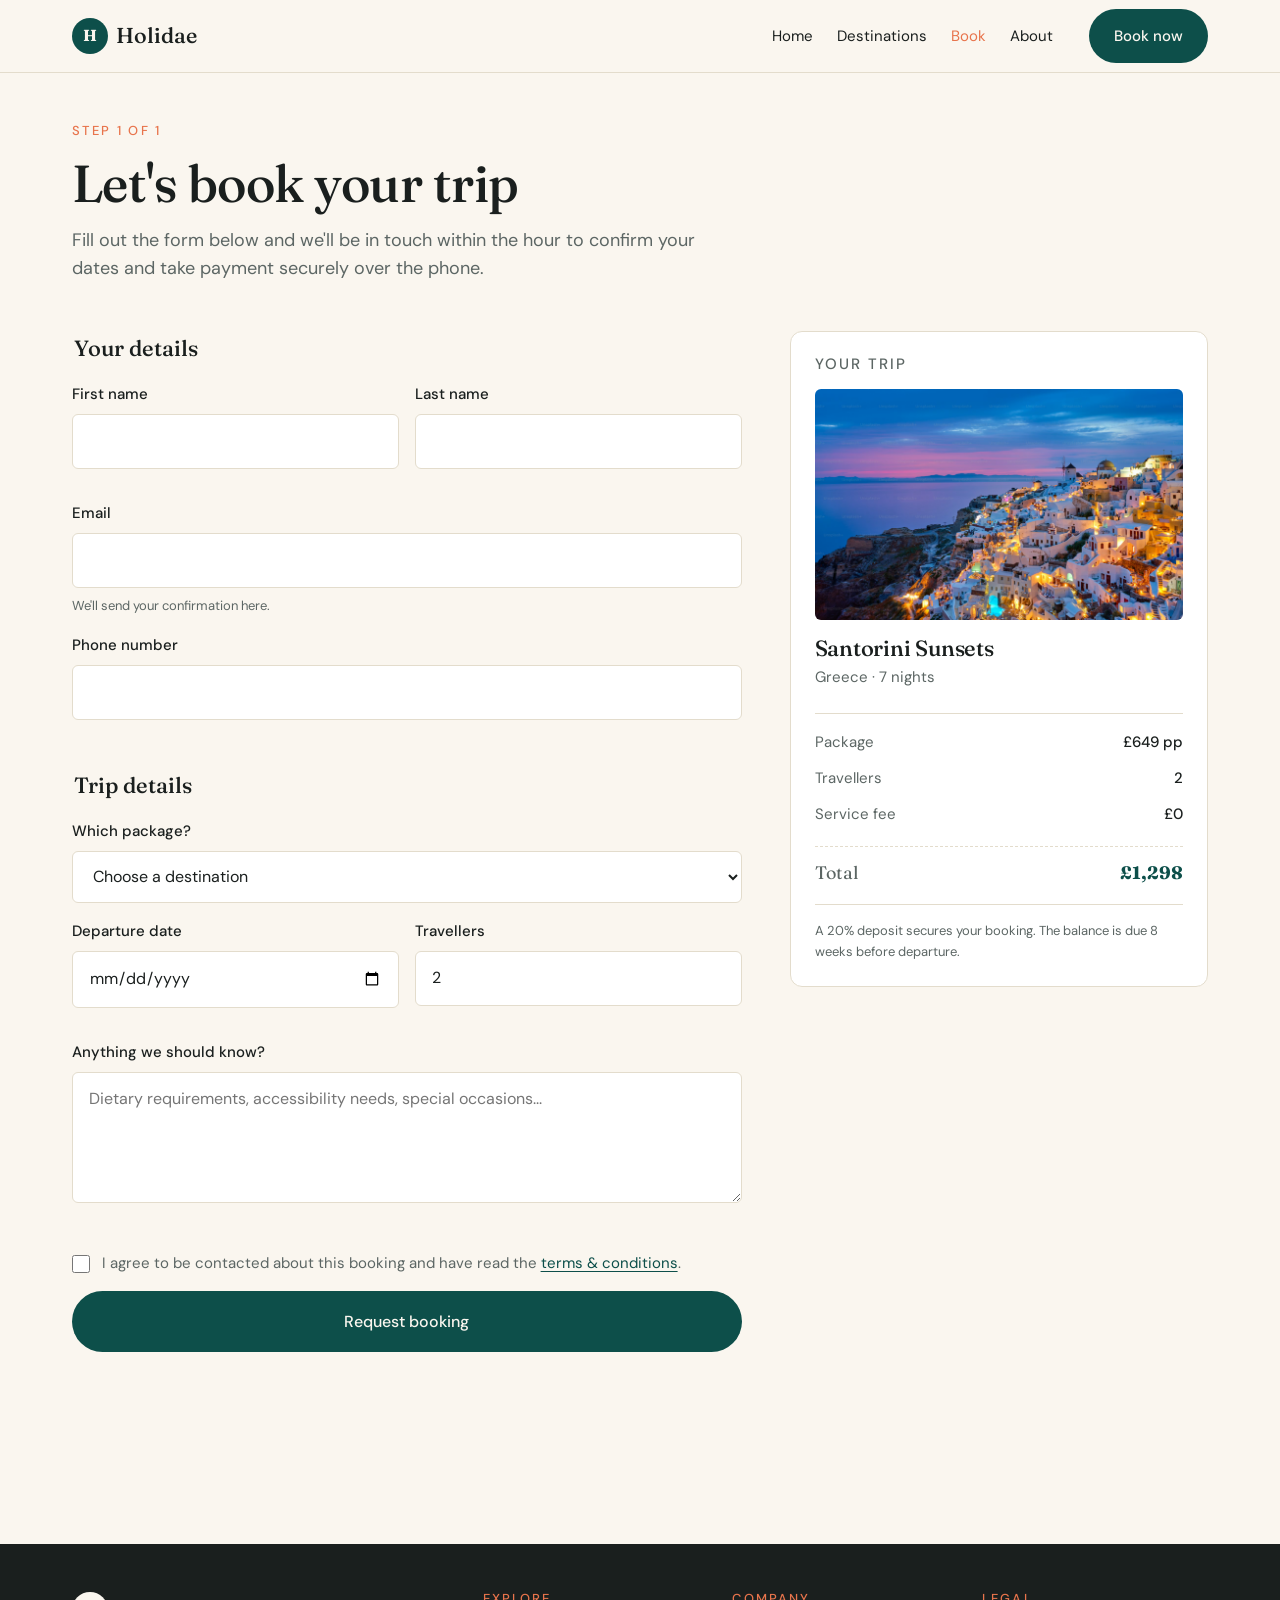
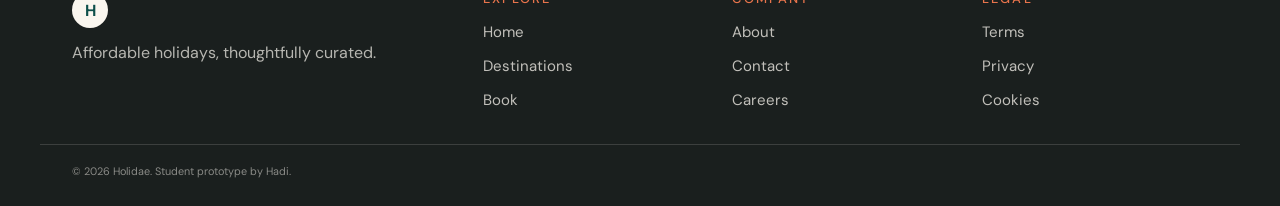
<file: booking.html>
<!DOCTYPE html>
<html lang="en">
<head>
    <!--
        booking.html - the booking form

        The brief said 52% of bookings happen on desktop, so I've put
        most of the work into making the desktop layout feel solid -
        a wide form with a sticky summary card next to it. On mobile
        the summary just sits underneath the form so the form gets
        the full screen width.

        The form doesn't actually go anywhere - my JS catches the
        submit, checks the required fields, and shows a thank-you
        message. A real version would POST to a server.
    -->
    <meta charset="UTF-8">
    <meta name="viewport" content="width=device-width, initial-scale=1.0">
    <meta name="description" content="Book your Holidae holiday - quick, simple, and secure.">
    <title>Book your trip | Holidae</title>

    <link rel="preconnect" href="https://fonts.googleapis.com">
    <link rel="preconnect" href="https://fonts.gstatic.com" crossorigin>
    <link href="https://fonts.googleapis.com/css2?family=DM+Sans:wght@400;500;700&family=Fraunces:opsz,wght@9..144,400;9..144,500;9..144,700&display=swap" rel="stylesheet">

    <link rel="stylesheet" href="styles.css">
</head>
<body>

    <!-- HEADER (same on every page) -->
    <header class="site-header">
        <div class="container header-inner">

            <a href="index.html" class="logo" aria-label="Holidae - home">
                <span class="logo-mark">H</span>
                <span class="logo-text">Holidae</span>
            </a>

            <button
                class="nav-toggle"
                id="navToggle"
                aria-controls="primaryNav"
                aria-expanded="false"
                aria-label="Open menu">
                <span class="nav-toggle-bar"></span>
                <span class="nav-toggle-bar"></span>
                <span class="nav-toggle-bar"></span>
            </button>

            <nav class="primary-nav" id="primaryNav" aria-label="Main navigation">
                <ul class="primary-nav-list">
                    <li><a href="index.html">Home</a></li>
                    <li><a href="package.html">Destinations</a></li>
                    <li><a href="booking.html" class="is-active">Book</a></li>
                    <li><a href="index.html#about">About</a></li>
                </ul>
                <a href="booking.html" class="btn btn-primary primary-nav-cta">Book now</a>
            </nav>

        </div>
    </header>

    <main>

        <section class="booking" aria-labelledby="bookingHeading">
            <div class="container">

                <div class="section-header section-header-left">
                    <p class="eyebrow">Step 1 of 1</p>
                    <h1 id="bookingHeading" class="section-title">Let's book your trip</h1>
                    <p class="section-lede">
                        Fill out the form below and we'll be in touch within the hour
                        to confirm your dates and take payment securely over the phone.
                    </p>
                </div>

                <!-- Two-column layout on desktop (form + summary), single
                     column on mobile/tablet so the form gets the full width. -->
                <div class="booking-grid">

                    <!-- THE FORM
                         I split the fields into two fieldsets (Your details /
                         Trip details) which makes them feel less overwhelming.
                         Read this on MDN about grouping form controls:
                         https://developer.mozilla.org/en-US/docs/Web/HTML/Element/fieldset -->
                    <form class="booking-form" id="bookingForm" novalidate>

                        <!-- Personal details -->
                        <fieldset>
                            <legend>Your details</legend>

                            <div class="form-row">
                                <div class="form-field">
                                    <label for="firstName">First name</label>
                                    <input type="text" id="firstName" name="firstName" required autocomplete="given-name">
                                </div>
                                <div class="form-field">
                                    <label for="lastName">Last name</label>
                                    <input type="text" id="lastName" name="lastName" required autocomplete="family-name">
                                </div>
                            </div>

                            <div class="form-field">
                                <label for="email">Email</label>
                                <input type="email" id="email" name="email" required autocomplete="email">
                                <small class="form-help">We'll send your confirmation here.</small>
                            </div>

                            <div class="form-field">
                                <label for="phone">Phone number</label>
                                <input type="tel" id="phone" name="phone" autocomplete="tel">
                            </div>
                        </fieldset>

                        <!-- Trip details -->
                        <fieldset>
                            <legend>Trip details</legend>

                            <div class="form-field">
                                <label for="destination">Which package?</label>
                                <select id="destination" name="destination" required>
                                    <option value="" disabled selected>Choose a destination</option>
                                    <option value="santorini">Santorini Sunsets - &pound;649pp</option>
                                    <option value="kyoto">Kyoto in Autumn - &pound;1,289pp</option>
                                    <option value="marrakech">Marrakech &amp; The Atlas - &pound;489pp</option>
                                    <option value="lisbon">Lisbon City Break - &pound;329pp</option>
                                </select>
                            </div>

                            <div class="form-row">
                                <div class="form-field">
                                    <label for="departureDate">Departure date</label>
                                    <input type="date" id="departureDate" name="departureDate" required>
                                </div>
                                <div class="form-field">
                                    <label for="travellers">Travellers</label>
                                    <input type="number" id="travellers" name="travellers" min="1" max="8" value="2" required>
                                </div>
                            </div>

                            <div class="form-field">
                                <label for="notes">Anything we should know?</label>
                                <textarea id="notes" name="notes" rows="4"
                                    placeholder="Dietary requirements, accessibility needs, special occasions..."></textarea>
                            </div>
                        </fieldset>

                        <!-- Consent checkbox - has to be ticked before submit -->
                        <div class="form-field form-field-check">
                            <input type="checkbox" id="consent" name="consent" required>
                            <label for="consent">
                                I agree to be contacted about this booking and have read the
                                <a href="#terms">terms &amp; conditions</a>.
                            </label>
                        </div>

                        <button type="submit" class="btn btn-primary btn-lg btn-block">Request booking</button>

                        <!-- Success message - hidden until form submits successfully -->
                        <div class="form-success" id="formSuccess" hidden role="status">
                            <h3>Thanks - we've got your request.</h3>
                            <p>One of our team will be in touch within the hour to confirm details and take payment.</p>
                        </div>
                    </form>

                    <!-- SUMMARY CARD
                         Sticks to the top of the screen on desktop while you
                         fill in the form, so you can see the price as you go.
                         On mobile it just sits below the form. -->
                    <aside class="booking-summary" aria-label="Booking summary">
                        <div class="summary-card">
                            <h2 class="summary-card-title">Your trip</h2>

                            <div class="summary-card-media">
                                <img src="images/Santorini" alt="Santorini" loading="lazy">
                            </div>

                            <h3 class="summary-card-heading">Santorini Sunsets</h3>
                            <p class="summary-card-sub">Greece &middot; 7 nights</p>

                            <dl class="summary-card-list">
                                <div>
                                    <dt>Package</dt>
                                    <dd>&pound;649 pp</dd>
                                </div>
                                <div>
                                    <dt>Travellers</dt>
                                    <dd>2</dd>
                                </div>
                                <div>
                                    <dt>Service fee</dt>
                                    <dd>&pound;0</dd>
                                </div>
                                <div class="summary-card-total">
                                    <dt>Total</dt>
                                    <dd>&pound;1,298</dd>
                                </div>
                            </dl>

                            <p class="summary-card-note">
                                A 20% deposit secures your booking. The balance is due 8 weeks before departure.
                            </p>
                        </div>
                    </aside>

                </div>
            </div>
        </section>

    </main>

    <!-- FOOTER -->
    <footer class="site-footer">
        <div class="container site-footer-inner">

            <div class="site-footer-brand">
                <span class="logo-mark logo-mark-light">H</span>
                <p>Affordable holidays, thoughtfully curated.</p>
            </div>

            <nav class="site-footer-nav" aria-label="Footer">
                <div>
                    <h4>Explore</h4>
                    <ul>
                        <li><a href="index.html">Home</a></li>
                        <li><a href="package.html">Destinations</a></li>
                        <li><a href="booking.html">Book</a></li>
                    </ul>
                </div>
                <div>
                    <h4>Company</h4>
                    <ul>
                        <li><a href="index.html#about">About</a></li>
                        <li><a href="#contact">Contact</a></li>
                        <li><a href="#careers">Careers</a></li>
                    </ul>
                </div>
                <div>
                    <h4>Legal</h4>
                    <ul>
                        <li><a href="#terms">Terms</a></li>
                        <li><a href="#privacy">Privacy</a></li>
                        <li><a href="#cookies">Cookies</a></li>
                    </ul>
                </div>
            </nav>

        </div>
        <div class="container site-footer-base">
            <small>&copy; 2026 Holidae. Student prototype by Hadi.</small>
        </div>
    </footer>

    <script src="script.js"></script>
</body>
</html>
</file>
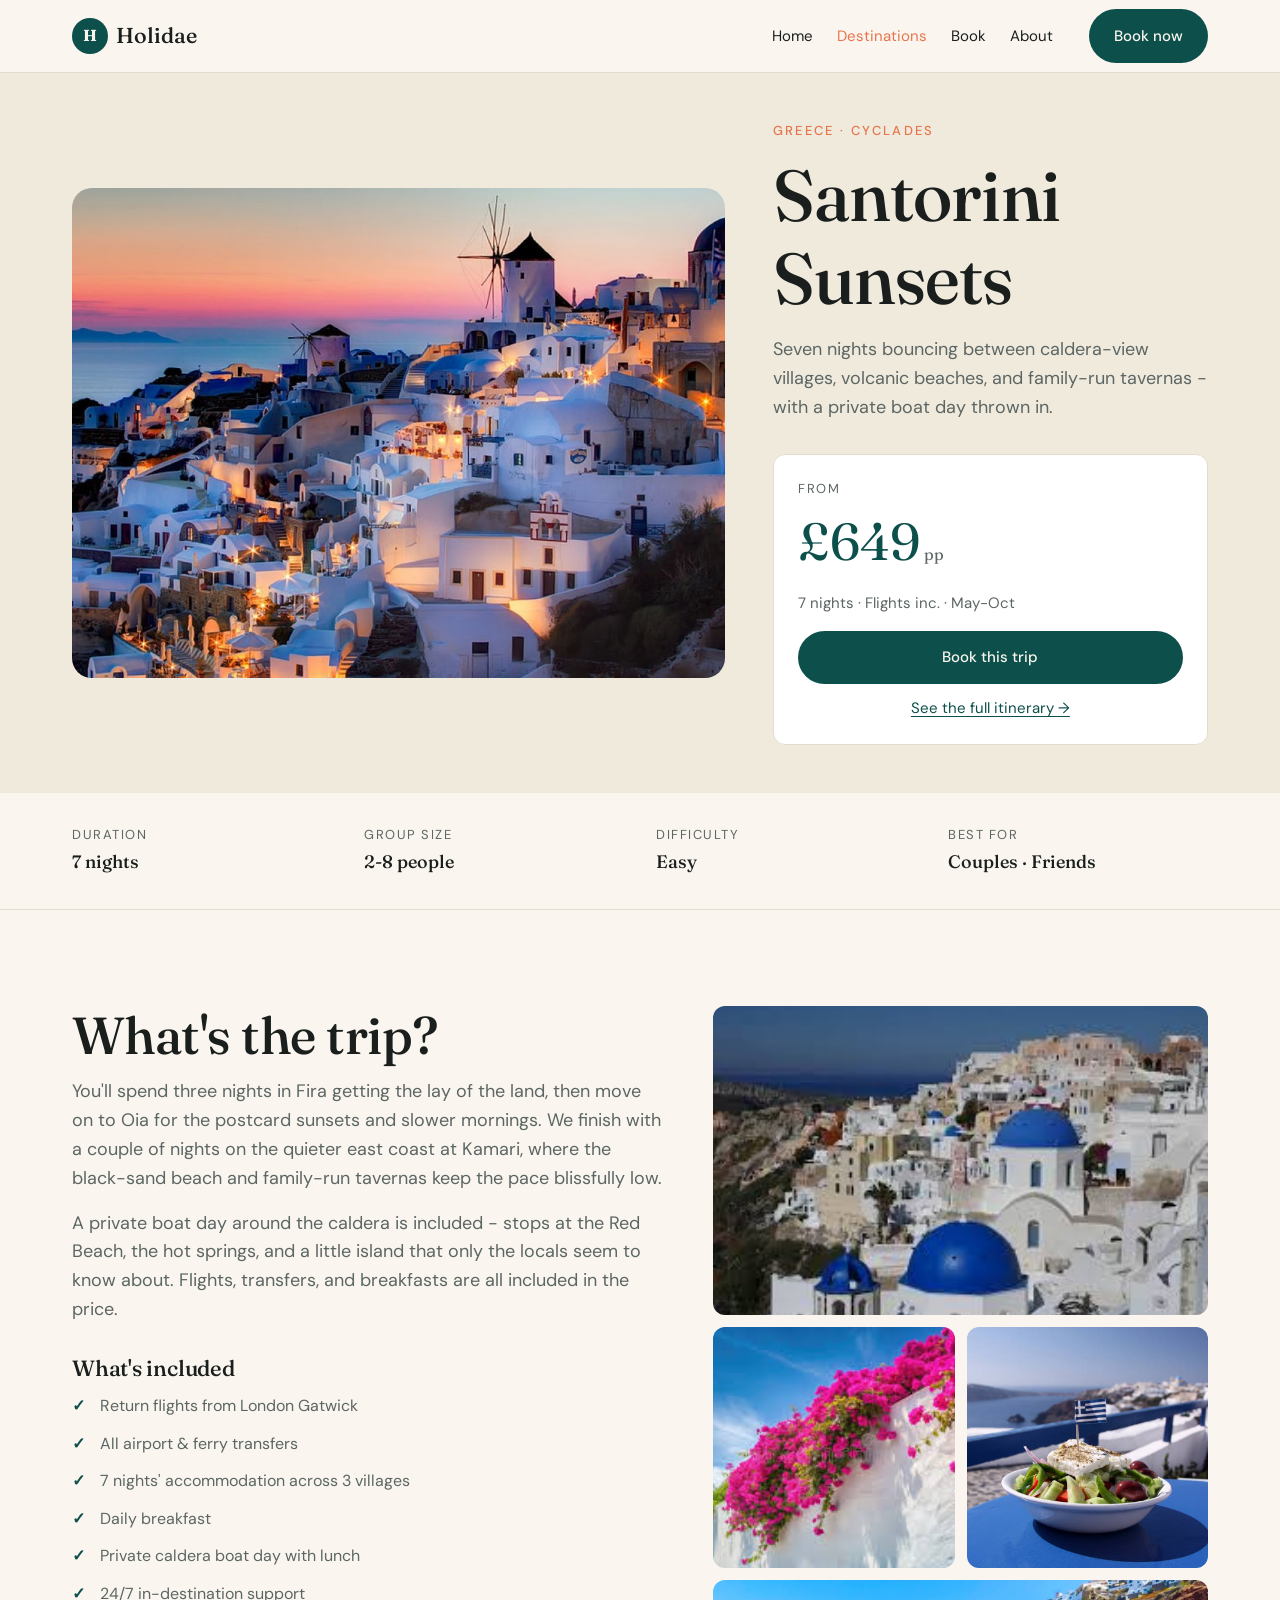
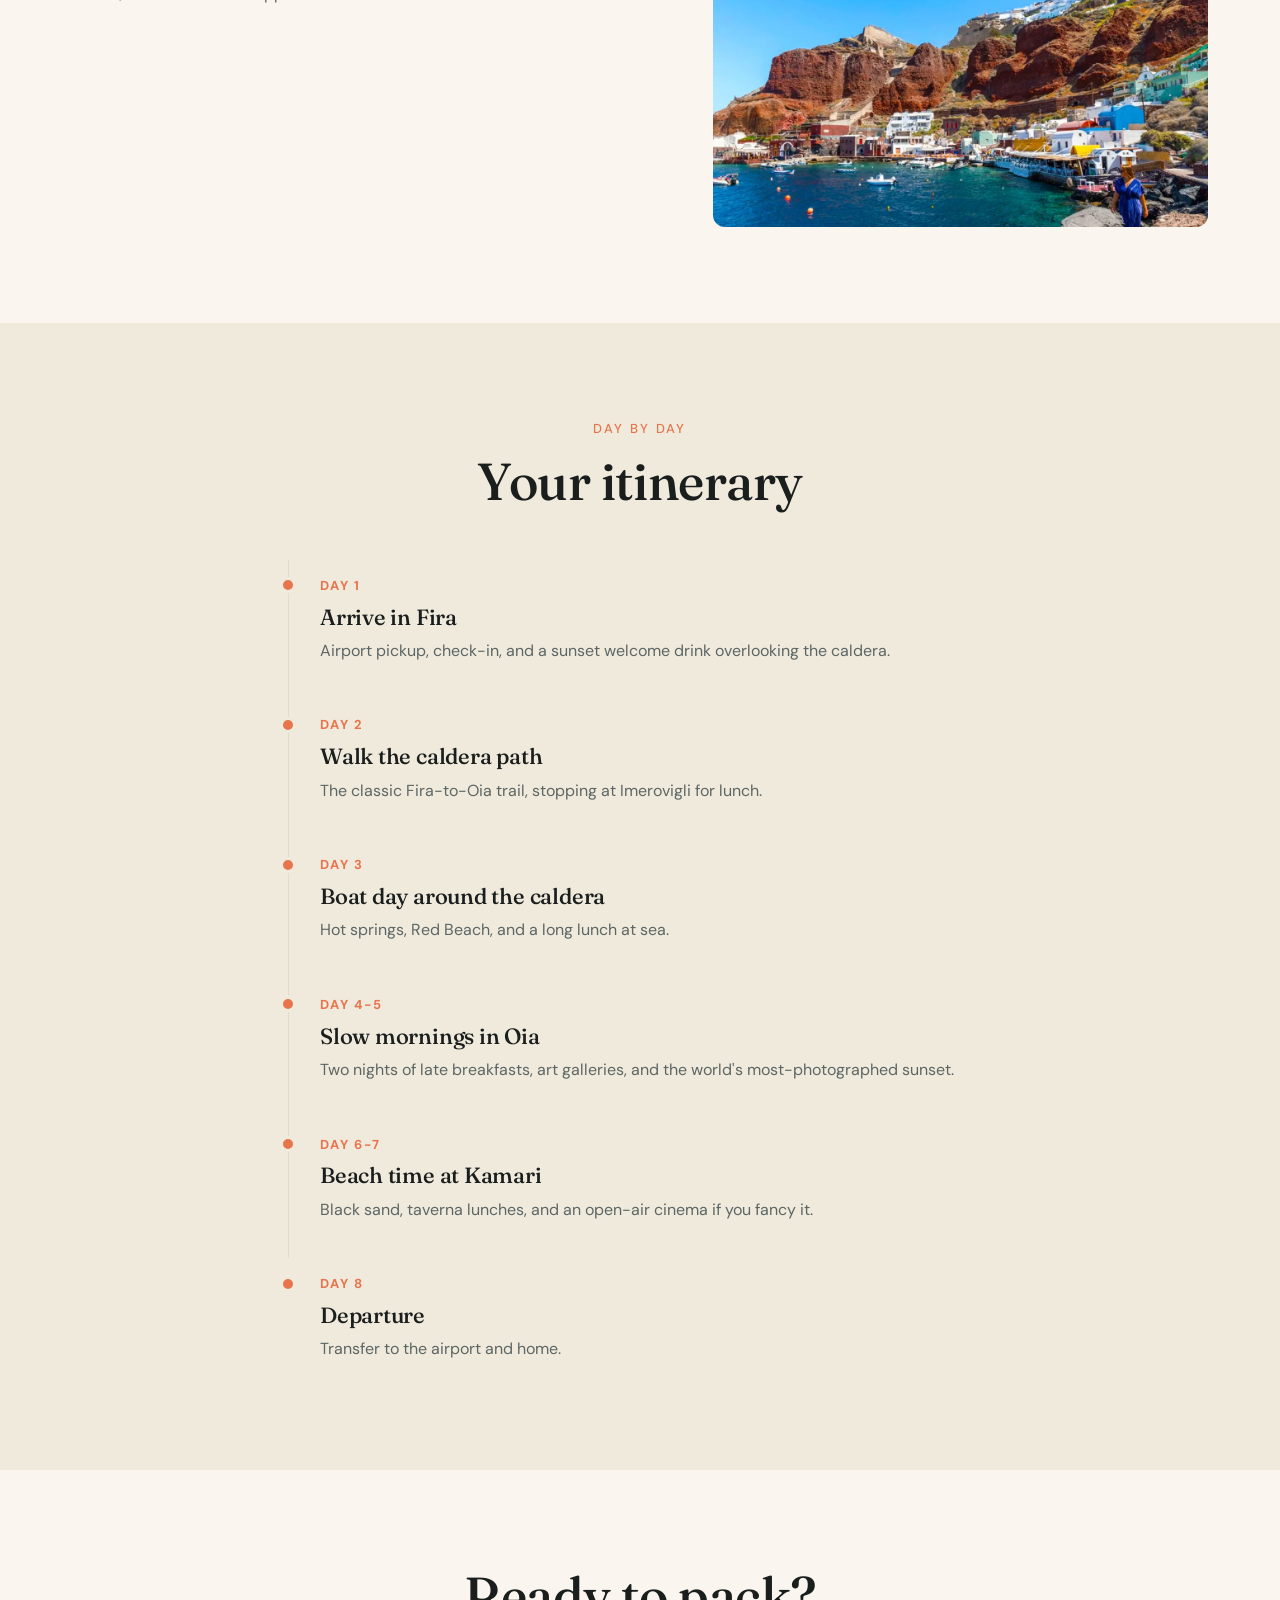
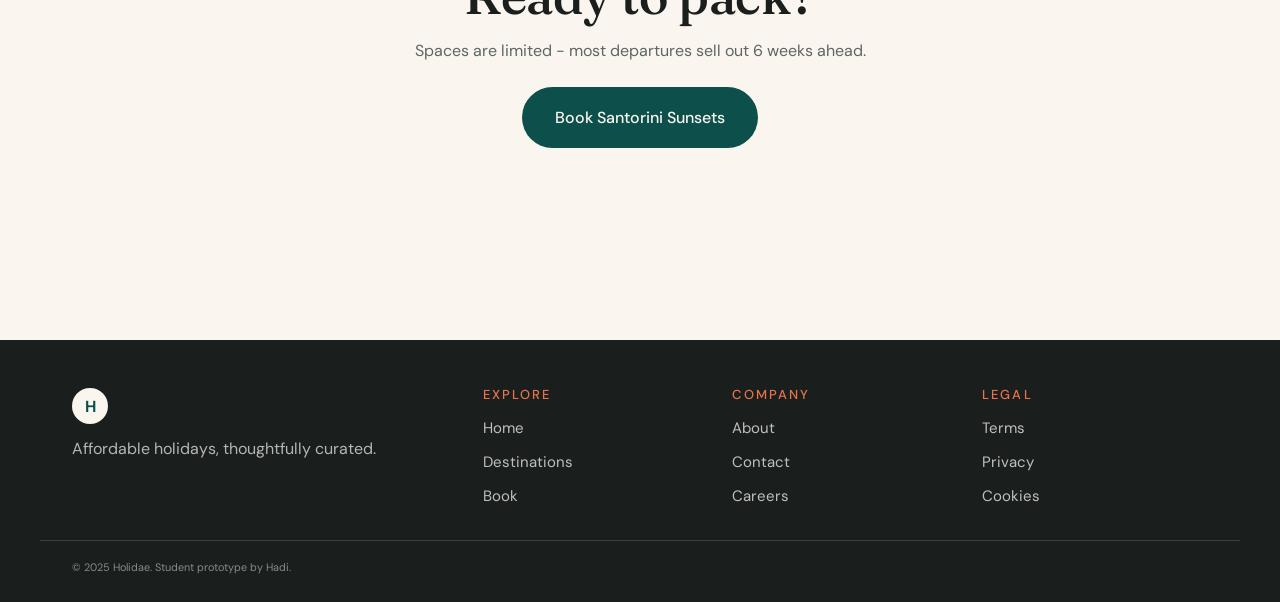
<file: package.html>
<!DOCTYPE html>
<html lang="en">
<head>
    <!--
        package.html - holiday package detail page

        Per the brief, Holidae need at least one page dedicated to a
        specific holiday. I picked Santorini for this. The page tries
        to give all the info someone would want before booking - photos,
        what's included, an itinerary - so they feel confident clicking
        "Book this trip".
    -->
    <meta charset="UTF-8">
    <meta name="viewport" content="width=device-width, initial-scale=1.0">
    <meta name="description" content="Santorini Sunsets - 7 nights in Greece's most photogenic island. View the itinerary and book online with Holidae.">
    <title>Santorini Sunsets | Holidae</title>

    <link rel="preconnect" href="https://fonts.googleapis.com">
    <link rel="preconnect" href="https://fonts.gstatic.com" crossorigin>
    <link href="https://fonts.googleapis.com/css2?family=DM+Sans:wght@400;500;700&family=Fraunces:opsz,wght@9..144,400;9..144,500;9..144,700&display=swap" rel="stylesheet">

    <link rel="stylesheet" href="styles.css">
</head>
<body>

    <!-- HEADER (copied from index.html so the nav stays consistent.
         I tried to find a way to share this between pages without a
         framework but for a static prototype copy-paste was the only
         real option). -->
    <header class="site-header">
        <div class="container header-inner">

            <a href="index.html" class="logo" aria-label="Holidae - home">
                <span class="logo-mark">H</span>
                <span class="logo-text">Holidae</span>
            </a>

            <button
                class="nav-toggle"
                id="navToggle"
                aria-controls="primaryNav"
                aria-expanded="false"
                aria-label="Open menu">
                <span class="nav-toggle-bar"></span>
                <span class="nav-toggle-bar"></span>
                <span class="nav-toggle-bar"></span>
            </button>

            <nav class="primary-nav" id="primaryNav" aria-label="Main navigation">
                <ul class="primary-nav-list">
                    <li><a href="index.html">Home</a></li>
                    <li><a href="package.html" class="is-active">Destinations</a></li>
                    <li><a href="booking.html">Book</a></li>
                    <li><a href="index.html#about">About</a></li>
                </ul>
                <a href="booking.html" class="btn btn-primary primary-nav-cta">Book now</a>
            </nav>

        </div>
    </header>

    <main>

        <!-- PACKAGE HERO
             Big image on one side, summary + price card on the other.
             Stacks into one column on mobile so the image leads.

             The price card becomes "sticky" on desktop (CSS
             position: sticky) so it stays visible while you scroll
             through the itinerary, which I read is a useful pattern
             for booking sites.
             Reference: MDN - position
             https://developer.mozilla.org/en-US/docs/Web/CSS/position -->
        <section class="package-hero" aria-labelledby="packageHeading">
            <div class="container package-hero-grid">

                <div class="package-hero-media">
                    <img
                        src="images/Oia1.avif"
                        alt="View across the white-and-blue rooftops of Oia at sunset"
                        class="package-hero-img">
                </div>

                <div class="package-hero-summary">
                    <p class="eyebrow">Greece &middot; Cyclades</p>
                    <h1 id="packageHeading" class="package-hero-title">Santorini Sunsets</h1>
                    <p class="package-hero-lede">
                        Seven nights bouncing between caldera-view villages, volcanic
                        beaches, and family-run tavernas - with a private boat day thrown in.
                    </p>

                    <!-- Price card. On mobile this is just a normal block but
                         on desktop it sticks to the top of the screen as you
                         scroll past it. -->
                    <div class="price-card">
                        <p class="price-card-from">From</p>
                        <p class="price-card-price">&pound;649<span>pp</span></p>
                        <p class="price-card-meta">7 nights &middot; Flights inc. &middot; May-Oct</p>
                        <a href="booking.html" class="btn btn-primary btn-block">Book this trip</a>
                        <a href="#itinerary" class="price-card-link">See the full itinerary &rarr;</a>
                    </div>
                </div>

            </div>
        </section>

        <!-- QUICK META BAR
             Four little stats. 2x2 grid on mobile, single row on tablet+.
             It's a simple bit but I think it makes the page feel more
             professional - kind of like the info bars on Airbnb listings. -->
        <section class="package-meta" aria-label="Trip at a glance">
            <div class="container">
                <ul class="meta-list">
                    <li><span>Duration</span><strong>7 nights</strong></li>
                    <li><span>Group size</span><strong>2-8 people</strong></li>
                    <li><span>Difficulty</span><strong>Easy</strong></li>
                    <li><span>Best for</span><strong>Couples &middot; Friends</strong></li>
                </ul>
            </div>
        </section>

        <!-- DESCRIPTION + GALLERY
             Two columns on desktop (text on the left, photos on the right),
             stacked on mobile. -->
        <section class="package-body">
            <div class="container package-body-grid">

                <article class="package-body-text">
                    <h2 class="section-title">What's the trip?</h2>
                    <p>
                        You'll spend three nights in Fira getting the lay of the
                        land, then move on to Oia for the postcard sunsets and slower
                        mornings. We finish with a couple of nights on the quieter
                        east coast at Kamari, where the black-sand beach and
                        family-run tavernas keep the pace blissfully low.
                    </p>
                    <p>
                        A private boat day around the caldera is included - stops
                        at the Red Beach, the hot springs, and a little island that
                        only the locals seem to know about. Flights, transfers, and
                        breakfasts are all included in the price.
                    </p>

                    <h3 class="package-body-subhead">What's included</h3>
                    <ul class="checklist">
                        <li>Return flights from London Gatwick</li>
                        <li>All airport &amp; ferry transfers</li>
                        <li>7 nights' accommodation across 3 villages</li>
                        <li>Daily breakfast</li>
                        <li>Private caldera boat day with lunch</li>
                        <li>24/7 in-destination support</li>
                    </ul>
                </article>

                <!-- GALLERY
                     A grid of 4 images. Two of them span the full width to
                     give it more of a magazine feel rather than just being
                     a boring 2x2 grid. -->
                <aside class="gallery" aria-label="Photo gallery">
                    <figure class="gallery-item gallery-item-lg">
                        <img src="images/Oia2.jpg"
                             alt="Sunset over Oia's blue-domed churches" loading="lazy">
                    </figure>
                    <figure class="gallery-item">
                        <img src="images/oia3.jpg"
                             alt="Bougainvillea on a whitewashed wall" loading="lazy">
                    </figure>
                    <figure class="gallery-item">
                        <img src="images/oia4.jpg"
                             alt="Greek salad on a sun-bleached taverna table" loading="lazy">
                    </figure>
                    <figure class="gallery-item gallery-item-wide">
                        <img src="images/Oia5.webp"
                             alt="Oia Cruise beside a mountain side" loading="lazy">
                    </figure>
                </aside>

            </div>
        </section>

        <!-- ITINERARY
             Day-by-day timeline. Each day has a small dot on a vertical
             line - I styled this with ::before and ::after pseudo-elements
             in the CSS, no extra HTML needed. Stays as one column on every
             screen size since reading a sequence works best top-to-bottom. -->
        <section class="itinerary" id="itinerary" aria-labelledby="itineraryHeading">
            <div class="container">

                <div class="section-header">
                    <p class="eyebrow">Day by day</p>
                    <h2 id="itineraryHeading" class="section-title">Your itinerary</h2>
                </div>

                <ol class="timeline">
                    <li class="timeline-item">
                        <span class="timeline-day">Day 1</span>
                        <h3 class="timeline-title">Arrive in Fira</h3>
                        <p>Airport pickup, check-in, and a sunset welcome drink overlooking the caldera.</p>
                    </li>
                    <li class="timeline-item">
                        <span class="timeline-day">Day 2</span>
                        <h3 class="timeline-title">Walk the caldera path</h3>
                        <p>The classic Fira-to-Oia trail, stopping at Imerovigli for lunch.</p>
                    </li>
                    <li class="timeline-item">
                        <span class="timeline-day">Day 3</span>
                        <h3 class="timeline-title">Boat day around the caldera</h3>
                        <p>Hot springs, Red Beach, and a long lunch at sea.</p>
                    </li>
                    <li class="timeline-item">
                        <span class="timeline-day">Day 4-5</span>
                        <h3 class="timeline-title">Slow mornings in Oia</h3>
                        <p>Two nights of late breakfasts, art galleries, and the world's most-photographed sunset.</p>
                    </li>
                    <li class="timeline-item">
                        <span class="timeline-day">Day 6-7</span>
                        <h3 class="timeline-title">Beach time at Kamari</h3>
                        <p>Black sand, taverna lunches, and an open-air cinema if you fancy it.</p>
                    </li>
                    <li class="timeline-item">
                        <span class="timeline-day">Day 8</span>
                        <h3 class="timeline-title">Departure</h3>
                        <p>Transfer to the airport and home.</p>
                    </li>
                </ol>

            </div>
        </section>

        <!-- FINAL CTA -->
        <section class="package-cta">
            <div class="container">
                <h2>Ready to pack?</h2>
                <p>Spaces are limited - most departures sell out 6 weeks ahead.</p>
                <a href="booking.html" class="btn btn-primary btn-lg">Book Santorini Sunsets</a>
            </div>
        </section>

    </main>

    <!-- FOOTER -->
    <footer class="site-footer">
        <div class="container site-footer-inner">

            <div class="site-footer-brand">
                <span class="logo-mark logo-mark-light">H</span>
                <p>Affordable holidays, thoughtfully curated.</p>
            </div>

            <nav class="site-footer-nav" aria-label="Footer">
                <div>
                    <h4>Explore</h4>
                    <ul>
                        <li><a href="index.html">Home</a></li>
                        <li><a href="package.html">Destinations</a></li>
                        <li><a href="booking.html">Book</a></li>
                    </ul>
                </div>
                <div>
                    <h4>Company</h4>
                    <ul>
                        <li><a href="index.html#about">About</a></li>
                        <li><a href="#contact">Contact</a></li>
                        <li><a href="#careers">Careers</a></li>
                    </ul>
                </div>
                <div>
                    <h4>Legal</h4>
                    <ul>
                        <li><a href="#terms">Terms</a></li>
                        <li><a href="#privacy">Privacy</a></li>
                        <li><a href="#cookies">Cookies</a></li>
                    </ul>
                </div>
            </nav>

        </div>
        <div class="container site-footer-base">
            <small>&copy; 2025 Holidae. Student prototype by Hadi.</small>
        </div>
    </footer>

    <script src="script.js"></script>
</body>
</html>
</file>
<file: styles.css>
/*
    styles.css - all the styling for the Holidae prototype


    HOW THIS FILE IS ORGANISED

    1. Variables (colours, fonts, spacing)
    2. Reset and base styles
    3. Typography
    4. Layout helpers (.container, buttons)
    5. Header and navigation
    6. Hero
    7. Destination cards
    8. Why us
    9. Newsletter
    10. Footer
    11. Package page styles
    12. Booking page styles
    13. Media queries (tablet at 768px, desktop at 1024px)


    RESPONSIVE DESIGN APPROACH

    I went with a mobile-first approach, which I learnt about from
    Kevin Powell's responsive design videos on YouTube. That means the
    base styles in this file are written for the smallest screens
    first, and then media queries at the bottom progressively add the
    layout changes for bigger screens.

    Why mobile-first? The brief says 78% of users browse on mobile, so
    making sure the small-screen experience is solid is the priority.
    Plus mobile-first usually ends up with simpler CSS overall - you
    only add complexity when you need it.

    Reference: Kevin Powell, "Mobile-first is just better", YouTube
    https://www.youtube.com/watch?v=0ohtVzCSHqs
*/


/* ====================================================
   1. VARIABLES
   I put all the colours, fonts and spacing values up
   here at the top so I only have to change them in one
   place if I want to update the design later.
   ==================================================== */
:root {
    /* Colours - I went with a warm cream background and a deep
       teal as the main brand colour, with a terracotta accent.
       Wanted it to feel travel-y without being too cliched
       (so no obvious "tropical" colours). */
    --bg:           #faf6ef;   /* page background, warm cream */
    --surface:      #ffffff;   /* cards, inputs */
    --surface-alt:  #f0eadd;   /* slightly darker section bg */
    --ink:          #1a1f1e;   /* main text, almost black */
    --ink-soft:     #5c6664;   /* secondary text */
    --line:         #e3dccc;   /* subtle borders */
    --primary:      #0d4f4a;   /* deep teal - buttons, headlines */
    --primary-text: #faf6ef;   /* text on top of primary */
    --accent:       #e8744c;   /* terracotta - badges, hover states */

    /* Fonts. System font stack as fallback in case Google Fonts
       doesn't load for some reason. */
    --font-display: "Fraunces", Georgia, serif;
    --font-body:    "DM Sans", -apple-system, BlinkMacSystemFont, sans-serif;

    /* Font sizes. The bigger headings use clamp() so they scale
       smoothly between small and big screens instead of jumping
       at each breakpoint. clamp(MIN, IDEAL, MAX) - MIN is the
       smallest size, MAX is the biggest, IDEAL is what's used
       in between (here it's based on viewport width).
       Reference: MDN clamp()
       https://developer.mozilla.org/en-US/docs/Web/CSS/clamp */
    --fs-xs:   0.8125rem;
    --fs-sm:   0.9375rem;
    --fs-base: 1rem;
    --fs-lg:   1.125rem;
    --fs-xl:   1.375rem;
    --fs-2xl:  clamp(1.5rem, 1.1rem + 2vw, 2.25rem);
    --fs-3xl:  clamp(2rem, 1.4rem + 3vw, 3.25rem);
    --fs-4xl:  clamp(2.5rem, 1.6rem + 4.5vw, 4.5rem);

    /* Spacing - I tried to stick to these values throughout the
       site so the spacing feels consistent. */
    --sp-1:  0.25rem;
    --sp-2:  0.5rem;
    --sp-3:  0.75rem;
    --sp-4:  1rem;
    --sp-5:  1.5rem;
    --sp-6:  2rem;
    --sp-7:  3rem;
    --sp-8:  4rem;
    --sp-9:  6rem;

    --container-max: 1200px;
    --container-pad: 1.25rem;
    --radius-sm: 6px;
    --radius-md: 12px;
    --radius-lg: 20px;
    --header-h:  64px;
}


/* ====================================================
   2. RESET / BASE
   A small reset to get rid of default margins and make
   box-sizing predictable. I borrowed parts of this from
   Andy Bell's "modern CSS reset":
   https://piccalil.li/blog/a-more-modern-css-reset/
   ==================================================== */
*,
*::before,
*::after {
    box-sizing: border-box;
}

* {
    margin: 0;
}

html {
    -webkit-text-size-adjust: 100%;
    scroll-behavior: smooth;
}

body {
    min-height: 100vh;
    line-height: 1.6;
    -webkit-font-smoothing: antialiased;
    font-family: var(--font-body);
    font-size: var(--fs-base);
    color: var(--ink);
    background: var(--bg);
}

/* Make sure images and videos never overflow their containers.
   This was actually one of the most important rules for
   responsive design - without max-width: 100% a big image
   will break the whole layout on mobile. */
img,
video,
svg {
    display: block;
    max-width: 100%;
    height: auto;
}

input,
button,
textarea,
select {
    font: inherit;
    color: inherit;
}

/* Get rid of default list styling on the lists I'm using
   for navigation, cards, etc. */
.primary-nav-list,
.card-grid,
.features,
.timeline,
.meta-list,
.checklist,
.site-footer-nav ul {
    list-style: none;
    padding: 0;
}


/* ====================================================
   3. TYPOGRAPHY
   ==================================================== */
h1, h2, h3, h4 {
    font-family: var(--font-display);
    font-weight: 500;
    line-height: 1.15;
    letter-spacing: -0.01em;
    color: var(--ink);
}

p {
    color: var(--ink-soft);
}

a {
    color: var(--primary);
    text-underline-offset: 3px;
}

a:hover {
    color: var(--accent);
}

/* Hide content visually but keep it for screen readers.
   I copied this from a11yproject.com - it's a standard
   accessibility pattern.
   Reference: https://www.a11yproject.com/posts/how-to-hide-content/ */
.visually-hidden {
    position: absolute;
    width: 1px;
    height: 1px;
    padding: 0;
    margin: -1px;
    overflow: hidden;
    clip: rect(0, 0, 0, 0);
    white-space: nowrap;
    border: 0;
}

/* Small uppercase label that goes above headings
   (you'll see "Curated escapes", "Why Holidae" etc.). */
.eyebrow {
    font-family: var(--font-body);
    font-size: var(--fs-xs);
    font-weight: 500;
    letter-spacing: 0.18em;
    text-transform: uppercase;
    color: var(--accent);
    margin-bottom: var(--sp-3);
}


/* ====================================================
   4. LAYOUT HELPERS
   ==================================================== */

/* .container keeps content from getting too wide on big
   screens and adds the side padding (gutters) on mobile. */
.container {
    width: 100%;
    max-width: var(--container-max);
    margin-left: auto;
    margin-right: auto;
    padding-left: var(--container-pad);
    padding-right: var(--container-pad);
}

.section-header {
    text-align: center;
    max-width: 640px;
    margin: 0 auto var(--sp-7);
}

.section-header-left {
    text-align: left;
    margin-left: 0;
    margin-right: 0;
}

.section-title {
    font-size: var(--fs-3xl);
    margin-bottom: var(--sp-3);
}

.section-lede {
    font-size: var(--fs-lg);
}


/* ----- Buttons ----- */
.btn {
    display: inline-flex;
    align-items: center;
    justify-content: center;
    gap: var(--sp-2);
    padding: 0.85rem 1.5rem;
    border: 1px solid transparent;
    border-radius: 999px;
    font-weight: 500;
    font-size: var(--fs-sm);
    text-decoration: none;
    cursor: pointer;
    transition: transform 0.2s, background-color 0.2s, color 0.2s, border-color 0.2s;
}

.btn:hover {
    transform: translateY(-1px);
}

.btn-primary {
    background: var(--primary);
    color: var(--primary-text);
}

.btn-primary:hover {
    background: var(--accent);
    color: var(--primary-text);
}

.btn-ghost {
    background: transparent;
    color: var(--ink);
    border-color: var(--ink);
}

.btn-ghost:hover {
    background: var(--ink);
    color: var(--bg);
}

.btn-block {
    display: flex;
    width: 100%;
}

.btn-lg {
    padding: 1.05rem 2rem;
    font-size: var(--fs-base);
}


/* ====================================================
   5. HEADER & NAV

   On mobile the nav is hidden off to the side and slides
   in when the hamburger is tapped. On desktop (768px+) it
   becomes a normal horizontal row - that's handled in the
   media queries section at the bottom of this file.
   ==================================================== */
.site-header {
    position: sticky;
    top: 0;
    z-index: 50;
    background: rgba(250, 246, 239, 0.92);
    backdrop-filter: blur(10px);
    -webkit-backdrop-filter: blur(10px);
    border-bottom: 1px solid var(--line);
}

.header-inner {
    display: flex;
    align-items: center;
    justify-content: space-between;
    height: var(--header-h);
}

.logo {
    display: flex;
    align-items: center;
    gap: var(--sp-2);
    text-decoration: none;
    color: var(--ink);
    font-family: var(--font-display);
    font-size: 1.35rem;
    font-weight: 500;
}

.logo-mark {
    display: inline-grid;
    place-items: center;
    width: 36px;
    height: 36px;
    background: var(--primary);
    color: var(--primary-text);
    border-radius: 50%;
    font-size: 1rem;
    font-weight: 700;
}

.logo-mark-light {
    background: var(--bg);
    color: var(--primary);
}

/* The hamburger button. Three bars that turn into an X when
   the menu opens. The transform on the bars (further down)
   does the rotation animation.
   I followed this CSS-Tricks tutorial for the X animation:
   https://css-tricks.com/three-line-menu-navicon/ */
.nav-toggle {
    display: flex;
    flex-direction: column;
    gap: 5px;
    width: 40px;
    height: 40px;
    padding: 8px;
    background: none;
    border: 1px solid var(--line);
    border-radius: var(--radius-sm);
    cursor: pointer;
}

.nav-toggle-bar {
    display: block;
    width: 100%;
    height: 2px;
    background: var(--ink);
    border-radius: 2px;
    transition: transform 0.3s, opacity 0.2s;
}

/* When aria-expanded="true" (the JS adds this), morph
   the bars into an X. */
.nav-toggle[aria-expanded="true"] .nav-toggle-bar:nth-child(1) {
    transform: translateY(7px) rotate(45deg);
}
.nav-toggle[aria-expanded="true"] .nav-toggle-bar:nth-child(2) {
    opacity: 0;
}
.nav-toggle[aria-expanded="true"] .nav-toggle-bar:nth-child(3) {
    transform: translateY(-7px) rotate(-45deg);
}

/* The nav drawer. By default (mobile) it sits off-screen to
   the right - transform: translateX(100%) pushes it out of
   view. When .is-open is added by the JS, transform goes back
   to 0 and it slides in. The transition makes it animate
   smoothly. */
.primary-nav {
    position: fixed;
    top: var(--header-h);
    right: 0;
    bottom: 0;
    left: 0;
    background: var(--bg);
    padding: var(--sp-6) var(--container-pad);
    transform: translateX(100%);
    transition: transform 0.35s ease;
    display: flex;
    flex-direction: column;
    gap: var(--sp-5);
    overflow-y: auto;
}

.primary-nav.is-open {
    transform: translateX(0);
}

.primary-nav-list {
    display: flex;
    flex-direction: column;
    gap: var(--sp-4);
}

.primary-nav-list a {
    display: block;
    padding: var(--sp-3) 0;
    font-family: var(--font-display);
    font-size: var(--fs-2xl);
    color: var(--ink);
    text-decoration: none;
    border-bottom: 1px solid var(--line);
}

.primary-nav-list a.is-active {
    color: var(--accent);
}

.primary-nav-cta {
    align-self: flex-start;
}


/* ====================================================
   6. HERO
   ==================================================== */
.hero {
    position: relative;
    overflow: hidden;
    color: var(--bg);
    min-height: 560px;
    display: flex;
    align-items: flex-end;
    padding-top: var(--sp-9);
    padding-bottom: var(--sp-7);
}

/* The hero image sits behind everything else (z-index: -1).
   I had to add isolation: hidden initially because the
   stacking context wasn't working properly - turns out you
   need to make sure the parent has a stacking context for
   the child's negative z-index not to escape. */
.hero-media {
    position: absolute;
    inset: 0;
    z-index: -1;
}

.hero-img {
    width: 100%;
    height: 100%;
    object-fit: cover;
}

/* Dark gradient overlay so the white text stays readable
   on top of the image. Made it darker at the bottom because
   that's where the text is. */
.hero-media::after {
    content: "";
    position: absolute;
    inset: 0;
    background: linear-gradient(
        180deg,
        rgba(13, 79, 74, 0.35) 0%,
        rgba(26, 31, 30, 0.7) 100%
    );
}

.hero-content {
    max-width: 720px;
    position: relative;
    z-index: 1;
}

.hero-title {
    font-size: var(--fs-4xl);
    color: var(--bg);
    margin-bottom: var(--sp-4);
}

.hero-title em {
    font-style: italic;
    color: var(--accent);
}

.hero-lede {
    color: rgba(250, 246, 239, 0.85);
    font-size: var(--fs-lg);
    margin-bottom: var(--sp-6);
    max-width: 540px;
}

.hero-actions {
    display: flex;
    flex-wrap: wrap;
    gap: var(--sp-3);
}

/* Override .btn-ghost in the hero so the border is visible
   against the dark image. */
.hero .btn-ghost {
    color: var(--bg);
    border-color: rgba(250, 246, 239, 0.6);
}

.hero .btn-ghost:hover {
    background: var(--bg);
    color: var(--ink);
}


/* ====================================================
   7. DESTINATION CARDS
   ==================================================== */
.destinations {
    padding-top: var(--sp-9);
    padding-bottom: var(--sp-9);
}

/* This is the auto-fit grid I mentioned in the file header.
   repeat(auto-fit, minmax(260px, 1fr)) means: make as many
   columns as will fit, where each column is at least 260px
   wide and stretches to fill any extra space.
   Result: 1 col on mobile, 2 on tablet, 3-4 on desktop -
   without writing a single media query. */
.card-grid {
    display: grid;
    grid-template-columns: repeat(auto-fit, minmax(260px, 1fr));
    gap: var(--sp-5);
}

.card {
    background: var(--surface);
    border-radius: var(--radius-md);
    overflow: hidden;
    border: 1px solid var(--line);
    transition: transform 0.3s, box-shadow 0.3s;
}

.card:hover {
    transform: translateY(-4px);
    box-shadow: 0 18px 40px -20px rgba(13, 79, 74, 0.35);
}

.card-link {
    display: block;
    text-decoration: none;
    color: inherit;
}

.card-media {
    position: relative;
    aspect-ratio: 4 / 3;
    overflow: hidden;
}

/* aspect-ratio keeps every card image the same shape so the
   grid stays tidy even if I use photos with different
   dimensions. */

.card-img {
    width: 100%;
    height: 100%;
    object-fit: cover;
    transition: transform 0.6s ease;
}

.card:hover .card-img {
    transform: scale(1.05);
}

.card-badge {
    position: absolute;
    top: var(--sp-3);
    left: var(--sp-3);
    background: var(--bg);
    color: var(--ink);
    padding: 0.3rem 0.7rem;
    border-radius: 999px;
    font-size: var(--fs-xs);
    font-weight: 500;
}

.card-body {
    padding: var(--sp-5);
}

.card-location {
    font-size: var(--fs-xs);
    text-transform: uppercase;
    letter-spacing: 0.12em;
    color: var(--accent);
    margin-bottom: var(--sp-2);
}

.card-title {
    font-size: var(--fs-xl);
    margin-bottom: var(--sp-2);
}

.card-price {
    color: var(--ink-soft);
    font-size: var(--fs-sm);
}

.card-price strong {
    color: var(--ink);
    font-size: var(--fs-lg);
    font-weight: 700;
}


/* ====================================================
   8. WHY US
   ==================================================== */
.why-us {
    background: var(--surface-alt);
    padding-top: var(--sp-9);
    padding-bottom: var(--sp-9);
}

.why-us-inner {
    display: grid;
    gap: var(--sp-7);
}

.features {
    display: grid;
    gap: var(--sp-6);
}

.feature-num {
    display: block;
    font-family: var(--font-display);
    font-size: var(--fs-xl);
    color: var(--accent);
    margin-bottom: var(--sp-3);
}

.feature-title {
    font-size: var(--fs-xl);
    margin-bottom: var(--sp-2);
}


/* ====================================================
   9. NEWSLETTER
   ==================================================== */
.newsletter {
    padding-top: var(--sp-9);
    padding-bottom: var(--sp-9);
    background: var(--primary);
    color: var(--primary-text);
    text-align: center;
}

.newsletter-inner {
    max-width: 620px;
}

.newsletter-title {
    font-size: var(--fs-3xl);
    color: var(--primary-text);
    margin-bottom: var(--sp-3);
}

.newsletter-text {
    color: rgba(250, 246, 239, 0.8);
    margin-bottom: var(--sp-5);
}

.newsletter-form {
    display: flex;
    flex-direction: column;
    gap: var(--sp-3);
    max-width: 460px;
    margin: 0 auto;
}

.newsletter-form input {
    padding: 0.95rem 1.25rem;
    border: 1px solid rgba(250, 246, 239, 0.3);
    border-radius: 999px;
    background: rgba(250, 246, 239, 0.08);
    color: var(--primary-text);
}

.newsletter-form input::placeholder {
    color: rgba(250, 246, 239, 0.55);
}

.newsletter-form input:focus {
    outline: 2px solid var(--accent);
    outline-offset: 2px;
}

.newsletter-note {
    margin-top: var(--sp-4);
    color: var(--accent);
    font-size: var(--fs-sm);
}


/* ====================================================
   10. FOOTER
   ==================================================== */
.site-footer {
    background: var(--ink);
    color: var(--bg);
    padding-top: var(--sp-7);
    padding-bottom: var(--sp-5);
    margin-top: var(--sp-9);
}

.site-footer-inner {
    display: grid;
    gap: var(--sp-7);
    padding-bottom: var(--sp-6);
    border-bottom: 1px solid rgba(250, 246, 239, 0.15);
}

.site-footer-brand p {
    margin-top: var(--sp-3);
    color: rgba(250, 246, 239, 0.7);
    max-width: 320px;
}

.site-footer-nav {
    display: grid;
    grid-template-columns: repeat(auto-fit, minmax(140px, 1fr));
    gap: var(--sp-5);
}

.site-footer-nav h4 {
    font-family: var(--font-body);
    font-size: var(--fs-xs);
    font-weight: 500;
    text-transform: uppercase;
    letter-spacing: 0.16em;
    color: var(--accent);
    margin-bottom: var(--sp-3);
}

.site-footer-nav ul {
    display: grid;
    gap: var(--sp-2);
}

.site-footer-nav a {
    color: rgba(250, 246, 239, 0.75);
    text-decoration: none;
    font-size: var(--fs-sm);
}

.site-footer-nav a:hover {
    color: var(--bg);
}

.site-footer-base {
    padding-top: var(--sp-4);
    color: rgba(250, 246, 239, 0.5);
    font-size: var(--fs-xs);
}


/* ====================================================
   11. PACKAGE PAGE
   ==================================================== */
.package-hero {
    padding-top: var(--sp-7);
    padding-bottom: var(--sp-7);
    background: var(--surface-alt);
}

.package-hero-grid {
    display: grid;
    gap: var(--sp-6);
}

.package-hero-img {
    width: 100%;
    aspect-ratio: 4 / 3;
    object-fit: cover;
    border-radius: var(--radius-lg);
}

.package-hero-title {
    font-size: var(--fs-4xl);
    margin-bottom: var(--sp-4);
}

.package-hero-lede {
    font-size: var(--fs-lg);
    margin-bottom: var(--sp-6);
}

/* The price card. Becomes sticky on desktop in the media
   queries below. */
.price-card {
    background: var(--surface);
    border: 1px solid var(--line);
    border-radius: var(--radius-md);
    padding: var(--sp-5);
}

.price-card-from {
    font-size: var(--fs-xs);
    text-transform: uppercase;
    letter-spacing: 0.14em;
    color: var(--ink-soft);
}

.price-card-price {
    font-family: var(--font-display);
    font-size: var(--fs-3xl);
    color: var(--primary);
    margin-bottom: var(--sp-2);
}

.price-card-price span {
    font-size: var(--fs-base);
    color: var(--ink-soft);
    margin-left: 4px;
}

.price-card-meta {
    font-size: var(--fs-sm);
    color: var(--ink-soft);
    margin-bottom: var(--sp-4);
}

.price-card-link {
    display: block;
    margin-top: var(--sp-3);
    text-align: center;
    font-size: var(--fs-sm);
}


/* Quick meta bar - 2x2 on mobile, 4-up on tablet+ */
.package-meta {
    padding-top: var(--sp-6);
    padding-bottom: var(--sp-6);
    border-bottom: 1px solid var(--line);
}

.meta-list {
    display: grid;
    grid-template-columns: repeat(2, 1fr);
    gap: var(--sp-4);
}

.meta-list li {
    display: flex;
    flex-direction: column;
    gap: 2px;
}

.meta-list span {
    font-size: var(--fs-xs);
    text-transform: uppercase;
    letter-spacing: 0.12em;
    color: var(--ink-soft);
}

.meta-list strong {
    font-family: var(--font-display);
    font-size: var(--fs-lg);
    font-weight: 500;
}


/* Description and gallery */
.package-body {
    padding-top: var(--sp-9);
    padding-bottom: var(--sp-9);
}

.package-body-grid {
    display: grid;
    gap: var(--sp-7);
}

.package-body-text p {
    margin-bottom: var(--sp-4);
    font-size: var(--fs-lg);
}

.package-body-subhead {
    font-size: var(--fs-xl);
    margin-top: var(--sp-6);
    margin-bottom: var(--sp-3);
}

.checklist {
    display: grid;
    gap: var(--sp-3);
}

/* Custom tick mark using a unicode character. Could have
   used an SVG icon but this is simpler and works fine. */
.checklist li {
    padding-left: 1.75rem;
    position: relative;
    color: var(--ink-soft);
}

.checklist li::before {
    content: "✓";
    position: absolute;
    left: 0;
    top: 0;
    color: var(--primary);
    font-weight: 700;
}


/* Gallery - 4 photos in a magazine-style grid.
   The first and last span both columns to make it look
   less like a boring 2x2. */
.gallery {
    display: grid;
    grid-template-columns: 1fr 1fr;
    gap: var(--sp-3);
}

.gallery-item {
    overflow: hidden;
    border-radius: var(--radius-md);
    aspect-ratio: 1 / 1;
    margin: 0;
}

.gallery-item img {
    width: 100%;
    height: 100%;
    object-fit: cover;
}

.gallery-item-lg {
    grid-column: span 2;
    aspect-ratio: 16 / 10;
}

.gallery-item-wide {
    grid-column: span 2;
    aspect-ratio: 16 / 8;
}


/* Itinerary timeline */
.itinerary {
    padding-top: var(--sp-9);
    padding-bottom: var(--sp-9);
    background: var(--surface-alt);
}

.timeline {
    display: grid;
    gap: var(--sp-5);
    max-width: 720px;
    margin: 0 auto;
    position: relative;
}

/* Each timeline item has a vertical line on the left
   (::before) and a coloured dot (::after). I built it this
   way so I don't need any extra HTML elements. */
.timeline-item {
    position: relative;
    padding-left: 2.5rem;
    padding-top: var(--sp-3);
    padding-bottom: var(--sp-3);
}

.timeline-item::before {
    content: "";
    position: absolute;
    left: 0.5rem;
    top: 0;
    bottom: -1.5rem;
    width: 1px;
    background: var(--line);
}

.timeline-item:last-child::before {
    display: none;
}

.timeline-item::after {
    content: "";
    position: absolute;
    left: 0;
    top: 1.1rem;
    width: 1rem;
    height: 1rem;
    background: var(--accent);
    border: 3px solid var(--surface-alt);
    border-radius: 50%;
}

.timeline-day {
    display: inline-block;
    font-size: var(--fs-xs);
    text-transform: uppercase;
    letter-spacing: 0.14em;
    color: var(--accent);
    margin-bottom: var(--sp-2);
    font-weight: 700;
}

.timeline-title {
    font-size: var(--fs-xl);
    margin-bottom: var(--sp-2);
}


/* Final CTA */
.package-cta {
    padding-top: var(--sp-9);
    padding-bottom: var(--sp-9);
    text-align: center;
}

.package-cta h2 {
    font-size: var(--fs-3xl);
    margin-bottom: var(--sp-3);
}

.package-cta p {
    margin-bottom: var(--sp-5);
}


/* ====================================================
   12. BOOKING PAGE
   ==================================================== */
.booking {
    padding-top: var(--sp-7);
    padding-bottom: var(--sp-9);
}

.booking-grid {
    display: grid;
    gap: var(--sp-7);
}

.booking-form fieldset {
    border: none;
    padding: 0;
    margin-bottom: var(--sp-6);
}

.booking-form legend {
    font-family: var(--font-display);
    font-size: var(--fs-xl);
    font-weight: 500;
    margin-bottom: var(--sp-4);
    color: var(--ink);
}

.form-row {
    display: grid;
    gap: var(--sp-4);
    margin-bottom: var(--sp-4);
}

.form-field {
    display: flex;
    flex-direction: column;
    gap: var(--sp-2);
    margin-bottom: var(--sp-4);
}

.form-field label {
    font-size: var(--fs-sm);
    font-weight: 500;
    color: var(--ink);
}

.form-field input,
.form-field select,
.form-field textarea {
    padding: 0.85rem 1rem;
    background: var(--surface);
    border: 1px solid var(--line);
    border-radius: var(--radius-sm);
    font-size: var(--fs-base);
    transition: border-color 0.2s, box-shadow 0.2s;
}

/* Highlight the field when it's focused so users know where
   they are. The box-shadow makes a soft "glow" effect. */
.form-field input:focus,
.form-field select:focus,
.form-field textarea:focus {
    outline: none;
    border-color: var(--primary);
    box-shadow: 0 0 0 3px rgba(13, 79, 74, 0.15);
}

.form-field textarea {
    resize: vertical;
    font-family: inherit;
}

.form-help {
    font-size: var(--fs-xs);
    color: var(--ink-soft);
}

/* Error state - my JS adds .has-error to a field if it's
   invalid when the form is submitted. */
.form-field.has-error input,
.form-field.has-error select,
.form-field.has-error textarea {
    border-color: var(--accent);
    box-shadow: 0 0 0 3px rgba(232, 116, 76, 0.15);
}

/* Checkbox + label sit side by side */
.form-field-check {
    flex-direction: row;
    align-items: flex-start;
    gap: var(--sp-3);
}

.form-field-check input {
    width: 1.1rem;
    height: 1.1rem;
    margin-top: 4px;
    accent-color: var(--primary);
}

.form-field-check label {
    font-weight: 400;
    color: var(--ink-soft);
}

/* Success message after submitting */
.form-success {
    margin-top: var(--sp-5);
    padding: var(--sp-5);
    background: var(--surface);
    border: 1px solid var(--primary);
    border-radius: var(--radius-md);
}

.form-success h3 {
    color: var(--primary);
    margin-bottom: var(--sp-2);
}


/* Order summary card on the right of the booking form */
.summary-card {
    background: var(--surface);
    border: 1px solid var(--line);
    border-radius: var(--radius-md);
    padding: var(--sp-5);
}

.summary-card-title {
    font-size: var(--fs-sm);
    font-family: var(--font-body);
    font-weight: 500;
    text-transform: uppercase;
    letter-spacing: 0.14em;
    color: var(--ink-soft);
    margin-bottom: var(--sp-4);
}

.summary-card-media {
    aspect-ratio: 16 / 10;
    overflow: hidden;
    border-radius: var(--radius-sm);
    margin-bottom: var(--sp-4);
}

.summary-card-media img {
    width: 100%;
    height: 100%;
    object-fit: cover;
}

.summary-card-heading {
    font-size: var(--fs-xl);
    margin-bottom: var(--sp-1);
}

.summary-card-sub {
    font-size: var(--fs-sm);
    color: var(--ink-soft);
    margin-bottom: var(--sp-5);
}

.summary-card-list {
    border-top: 1px solid var(--line);
    padding-top: var(--sp-4);
    display: grid;
    gap: var(--sp-3);
}

.summary-card-list > div {
    display: flex;
    justify-content: space-between;
    font-size: var(--fs-sm);
}

.summary-card-list dt {
    color: var(--ink-soft);
}

.summary-card-list dd {
    margin: 0;
    color: var(--ink);
    font-weight: 500;
}

.summary-card-total {
    border-top: 1px dashed var(--line);
    padding-top: var(--sp-3);
    margin-top: var(--sp-2);
    font-family: var(--font-display);
    font-size: var(--fs-lg) !important;
}

.summary-card-total dd {
    color: var(--primary) !important;
    font-weight: 700;
}

.summary-card-note {
    margin-top: var(--sp-4);
    padding-top: var(--sp-4);
    border-top: 1px solid var(--line);
    font-size: var(--fs-xs);
    color: var(--ink-soft);
}


/* ====================================================
   13. MEDIA QUERIES
   This is the bit where the responsive design happens.
   Everything above is the mobile layout. The rules below
   only kick in once the screen is wide enough.

   I went with two main breakpoints:
     - 768px  = tablets and small laptops
     - 1024px = proper desktops

   I picked these by testing at different sizes and seeing
   where the layout actually started to look bad rather than
   blindly using "industry standard" numbers.
   ==================================================== */


/* ----- TABLET (768px+) ----- */
@media (min-width: 768px) {

    :root {
        --container-pad: 2rem;
        --header-h: 72px;
    }

    /* Hide the hamburger and show the nav as a normal row */
    .nav-toggle {
        display: none;
    }

    .primary-nav {
        position: static;
        transform: none;
        padding: 0;
        background: none;
        flex-direction: row;
        align-items: center;
        gap: var(--sp-5);
        overflow: visible;
    }

    .primary-nav-list {
        flex-direction: row;
        gap: var(--sp-5);
    }

    .primary-nav-list a {
        font-family: var(--font-body);
        font-size: var(--fs-sm);
        padding: 0;
        border: none;
    }

    .primary-nav-cta {
        margin-left: var(--sp-3);
    }

    .hero {
        min-height: 640px;
        padding-top: var(--sp-9);
        padding-bottom: var(--sp-9);
    }

    /* Why us features - 3 across instead of stacked */
    .features {
        grid-template-columns: repeat(3, 1fr);
        gap: var(--sp-5);
    }

    /* Newsletter form - email + button on one line */
    .newsletter-form {
        flex-direction: row;
    }

    .newsletter-form input {
        flex: 1;
    }

    /* Quick meta bar - 4 across */
    .meta-list {
        grid-template-columns: repeat(4, 1fr);
        gap: var(--sp-6);
    }

    /* Package body - text on left, gallery on right */
    .package-body-grid {
        grid-template-columns: 1.2fr 1fr;
        gap: var(--sp-7);
        align-items: start;
    }

    /* Footer - brand on left, nav on right */
    .site-footer-inner {
        grid-template-columns: 1fr 2fr;
    }

    /* Form fields can sit side by side now */
    .form-row {
        grid-template-columns: 1fr 1fr;
    }
}


/* ----- DESKTOP (1024px+) ----- */
@media (min-width: 1024px) {

    /* Why-us section: heading on left, features on right */
    .why-us-inner {
        grid-template-columns: 1fr 2fr;
        gap: var(--sp-8);
        align-items: start;
    }

    /* Package hero - image and summary side by side */
    .package-hero-grid {
        grid-template-columns: 1.5fr 1fr;
        gap: var(--sp-7);
        align-items: center;
    }

    /* Sticky price card. position: sticky means the card
       scrolls normally until it hits the top of the screen,
       then "sticks" there as you keep scrolling. Useful so
       people can see the price + book button while reading
       the itinerary. */
    .price-card {
        position: sticky;
        top: calc(var(--header-h) + var(--sp-4));
    }

    /* This is the most important bit for desktop - the
       booking form gets a wider column and the summary
       card sticks alongside it. The brief made a big deal
       about 52% of bookings happening on desktop, so this
       is where I put the most thought into the layout. */
    .booking-grid {
        grid-template-columns: 1.6fr 1fr;
        gap: var(--sp-7);
        align-items: start;
    }

    .booking-summary {
        position: sticky;
        top: calc(var(--header-h) + var(--sp-4));
    }
}


/* ----- ACCESSIBILITY ----- */

/* Respect users who've turned on "reduce motion" in their
   OS settings. Some people get motion sickness from animations.
   Reference: MDN prefers-reduced-motion
   https://developer.mozilla.org/en-US/docs/Web/CSS/@media/prefers-reduced-motion */
@media (prefers-reduced-motion: reduce) {
    *,
    *::before,
    *::after {
        animation-duration: 0.01ms !important;
        transition-duration: 0.01ms !important;
        scroll-behavior: auto !important;
    }
}

/* Visible focus ring for keyboard users (people who navigate
   with the Tab key instead of a mouse). */
:focus-visible {
    outline: 2px solid var(--accent);
    outline-offset: 3px;
    border-radius: 4px;
}
</file>
